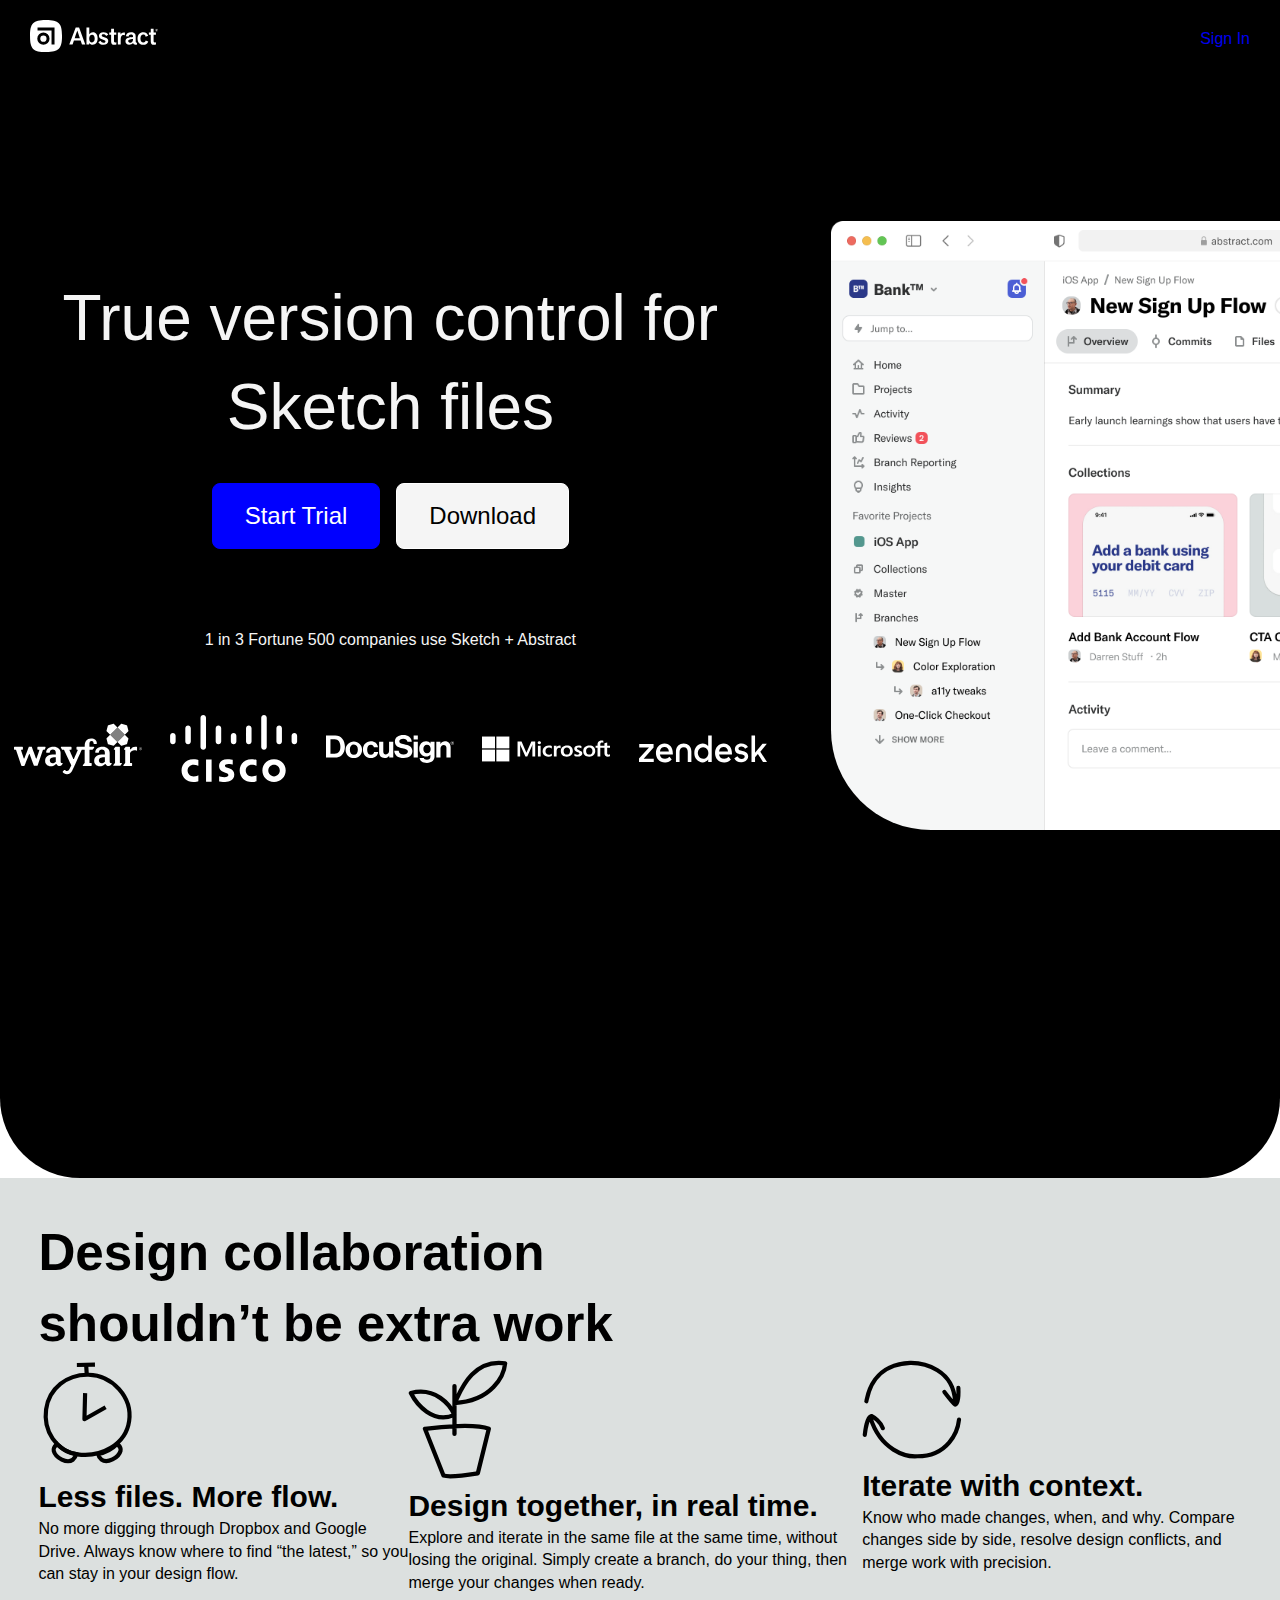
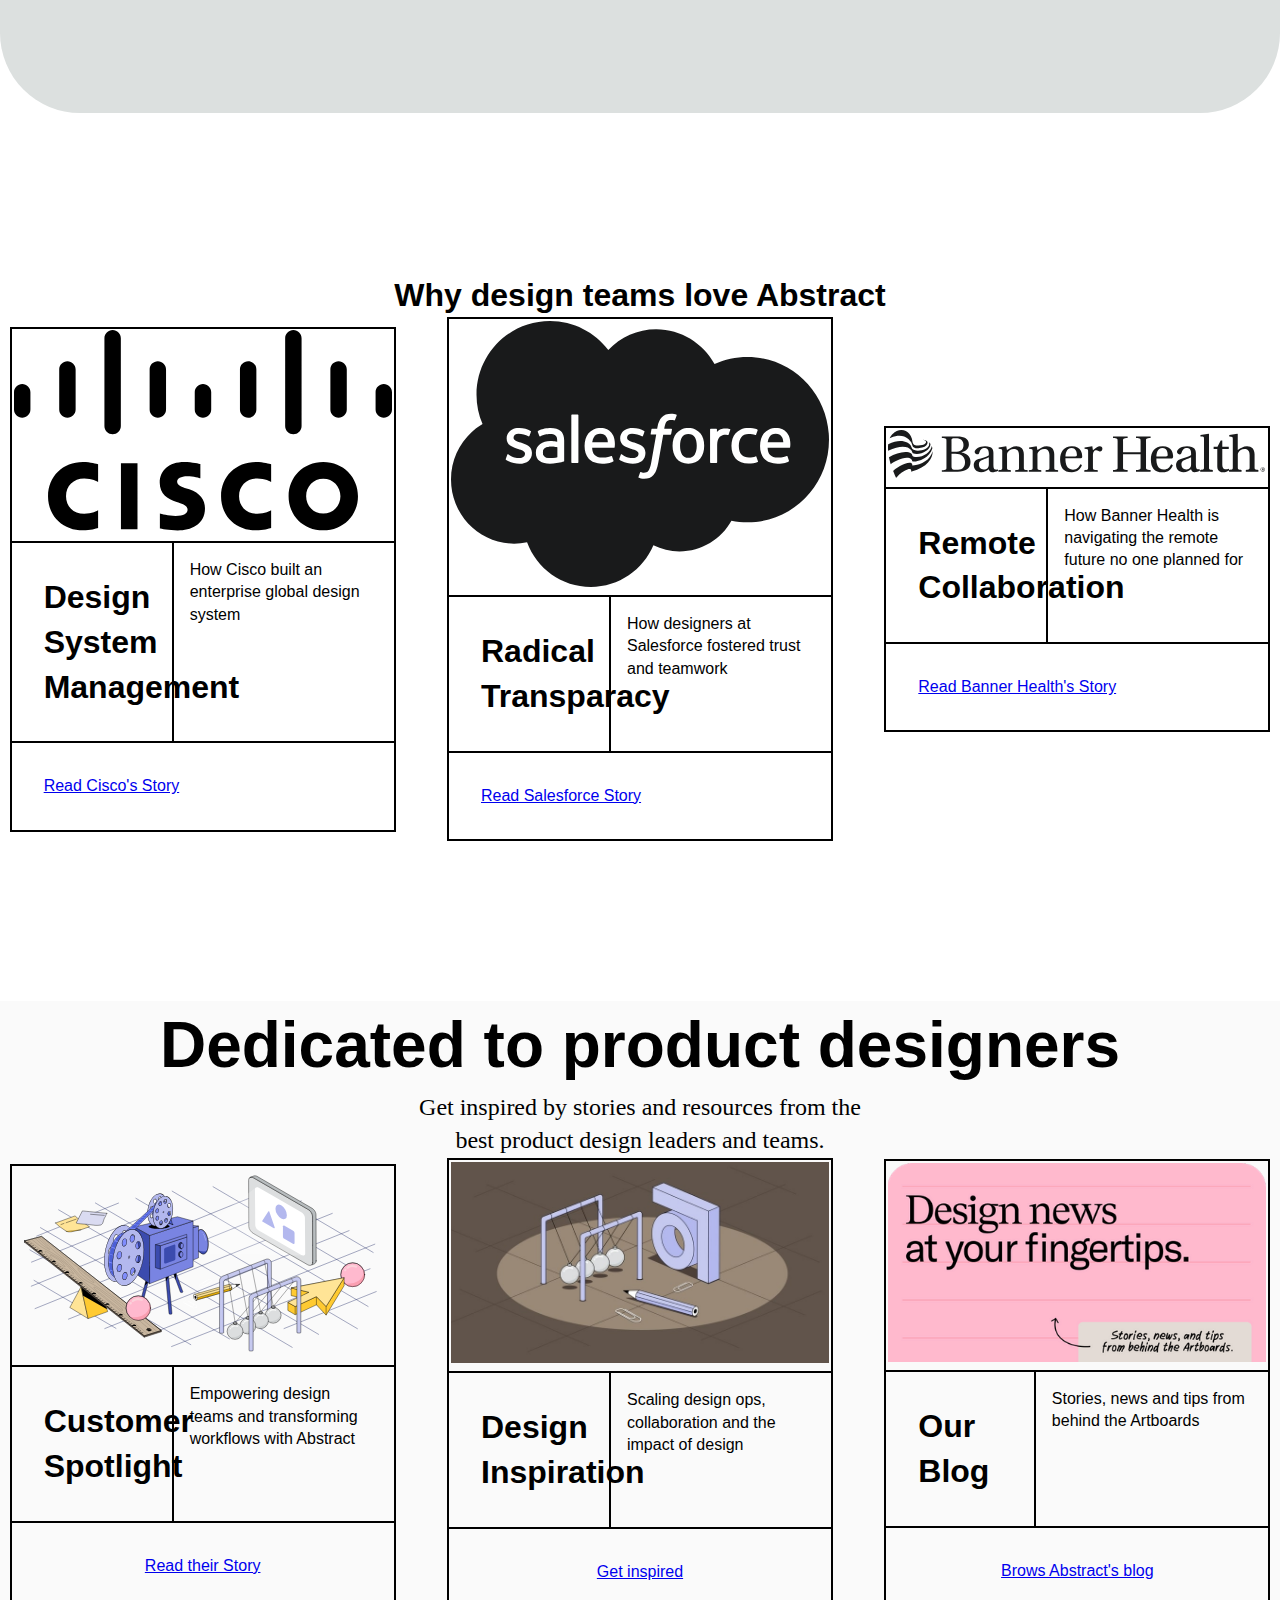
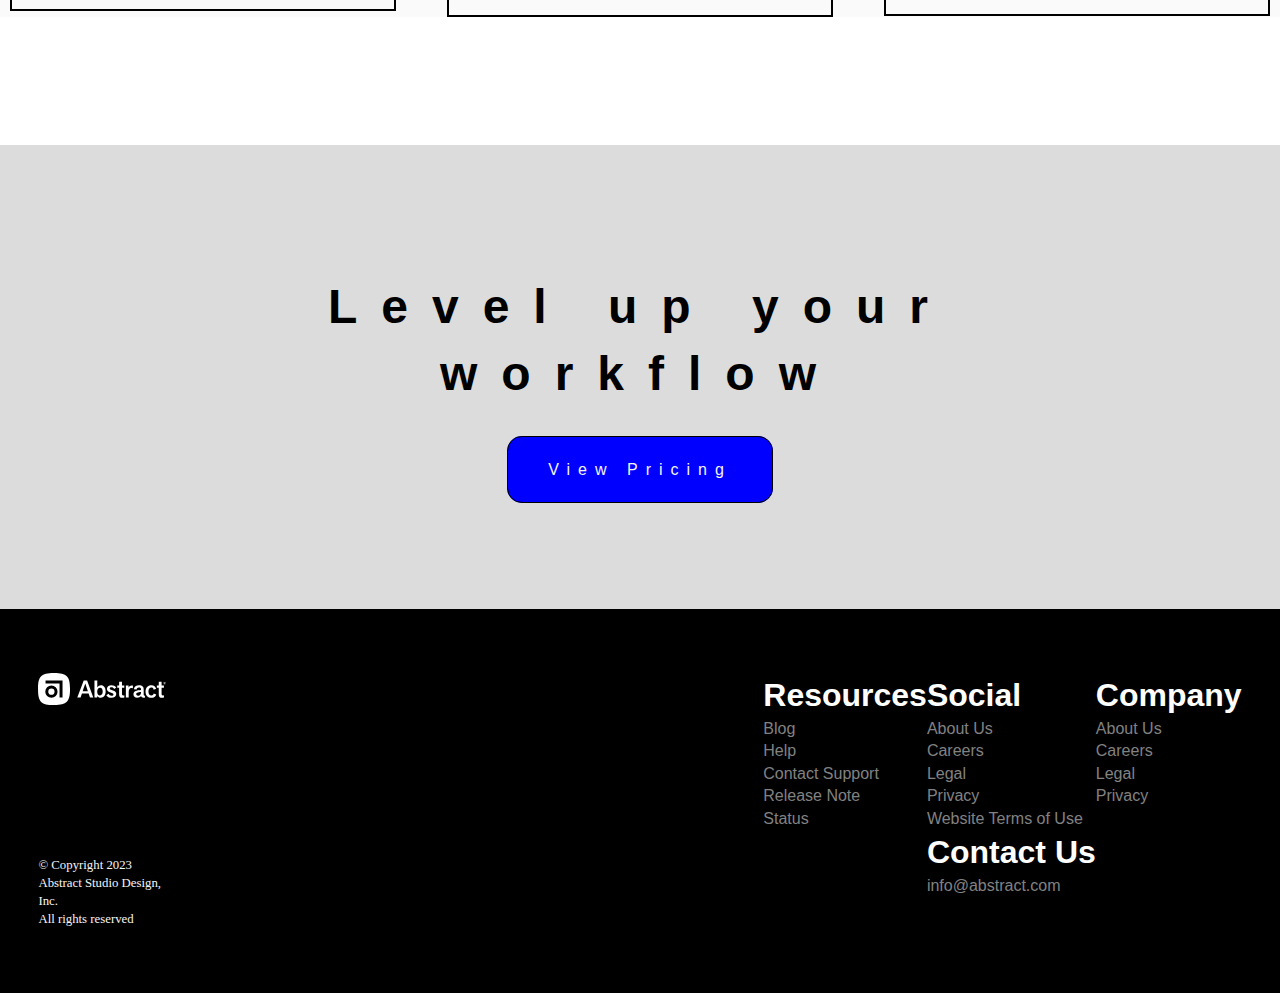
<file: index.html>
<!DOCTYPE html>
<html lang="en">

<head>
    <meta charset="UTF-8">
    <meta name="viewport" content="width=device-width, initial-scale=1.0">
    <link rel="stylesheet" href="./css/style.css">
    <title>Version Control for Sketch | Abstract</title>
    <link rel="shortcut icon" href="./resources/title_favicon.png" type="image/x-icon">
</head>

<body>
    <div class="nav-bar-top">
        <div class="header-logo-container">
            <a href="https://www.abstract.com/">
                <img src="./resources/header logo.svg" alt="">
            </a>
        </div>
        <div class="header-menu-container">
            <a href="./pages/signin.html">Sign In</a>
        </div>
    </div>
    <!-- -------------------------------------------- -->

    <div class="top-hero">
        <div class="top-hero-left">
            <div class="top-hero-title-wrapper">
                <div class="top-hero-heading">
                    <span class="text-gtsuper">True version control</span> for Sketch files
                </div>
                <div class="top-hero-branches-buttons">
                    <a href="https://app.abstract.com/start-branches-trial" class="button">Start Trial</a>
                    <a href="https://app.abstract.com/download" class="button button-reverse">Download</a>
                </div>
                <div class="text-annotation">Free yourself from files and folders</div>
            </div>
            <div class="branches-hero-text">1 in 3 Fortune 500 companies use Sketch + Abstract</div>
            <div class="hero-logo-container">
                <img src="./resources/hero2022_logo-wayfair.svg" alt="">
                <img src="./resources/hero2022_logo-cisco.svg" alt="">
                <img src="./resources/hero2022_logo-docusign.svg" alt="">
                <img src="./resources/hero2022_logo-microsoft.svg" alt="">
                <img src="./resources/hero2022_logo-zendesk.svg" alt="">
            </div>
        </div>
        <div class="top-hero-right">
            <img src="./resources/Branches_Hero2022.png" alt="">
        </div>
    </div>
    <div class="section-radius-top-hero"></div>
    <div class="middle-hero">
        <div class="middle-hero-heading">
            <h1>Design collaboration<br> shouldn’t be extra work</h1>
        </div>
        <div class="middle-hero-cards-container">
            <div class="middle-hero-card">
                <img src="./resources/ico-clock.svg" alt="" class="middle-hero-card-heading-image">
                <div class="middle-hero-card-heading">
                    <h3>Less files. More flow.</h3>
                </div>
                <div class="middle-hero-card-description">
                    <p>
                        No more digging through Dropbox and Google Drive. Always know where to find “the latest,” so you
                        can stay in your design flow.
                    </p>
                </div>
            </div>
            <div class="middle-hero-card">
                <img src="./resources/ico-plant.svg" alt="" class="middle-hero-card-heading-image">
                <div class="middle-hero-card-heading">
                    <h3>Design together, in real time.</h3>
                </div>
                <div class="middle-hero-card-description">
                    <p>
                        Explore and iterate in the same file at the same time, without losing the original. Simply
                        create a branch, do your thing, then merge your changes when ready.
                    </p>
                </div>
            </div>
            <div class="middle-hero-card">
                <img src="./resources/ico-sync.svg" alt="" class="middle-hero-card-heading-image">
                <div class="middle-hero-card-heading">
                    <h3>Iterate with context.</h3>
                </div>
                <div class="middle-hero-card-description">
                    <p>
                        Know who made changes, when, and why. Compare changes side by side, resolve design conflicts,
                        and merge work with precision.
                    </p>
                </div>
            </div>
        </div>
    </div>
    <div class="section-radius-middle-hero"></div>
    <!-- ------------------------- -->

    <section class="design-teams-love">
        <div class="design-team-love-heading">
            <h1>Why design teams love️ Abstract</h1>
        </div>
        <div class="cards-container">
            <div class="card">
                <div class="card-header">
                    <img src="./resources/design team love logo-cisco-black.svg" alt="">
                </div>
                <div class="card-detail">
                    <div class="card-detail-heading">
                        <h1>Design System<br>Management</h1>
                    </div>
                    <div class="card-text">
                        <p>
                            How Cisco built an enterprise global design system
                        </p>
                    </div>
                </div>
                <div class="card-footer">
                    <a href="https://www.abstract.com/blog/cisco-enterprise-design-system">Read Cisco's Story</a>
                </div>
            </div>
            <div class="card">
                <div class="card-header">
                    <img src="./resources/design team love _logo-salesforce-black.svg" alt="">
                </div>
                <div class="card-detail">
                    <div class="card-detail-heading">
                        <h1>Radical Transparacy</h1>
                    </div>
                    <div class="card-text">
                        <p>
                            How designers at Salesforce fostered trust and teamwork
                        </p>
                    </div>
                </div>
                <div class="card-footer">
                    <a href="https://www.abstract.com/blog/salesforce-lightning-design-system">Read Salesforce Story</a>
                </div>
            </div>
            <div class="card">
                <div class="card-header">
                    <img src="./resources/design team love logo-bannerhhealth-black.svg" alt="">
                </div>
                <div class="card-detail">
                    <div class="card-detail-heading">
                        <h1>Remote Collaboration</h1>
                    </div>
                    <div class="card-text">
                        <p>
                            How Banner Health is navigating the remote future no one planned for
                        </p>
                    </div>
                </div>
                <div class="card-footer">
                    <a href="https://www.abstract.com/blog/cisco-enterprise-design-system">Read Banner Health's
                        Story</a>
                </div>
            </div>
        </div>
    </section>
    <!-- ------------------------- -->

    <section class="product-designers-section">
        <div class="designers-header">
            <h1>
                Dedicated to product designers
            </h1>
            <p>
                Get inspired by stories and resources from the<br> best product design leaders and teams.
            </p>
        </div>
        <div class="cards-container">
            <div class="card">
                <div class="card-header">
                    <img src="./resources/customer spotlight header.svg" alt="">
                </div>
                <div class="card-detail">
                    <div class="card-detail-heading">
                        <h1>Customer<br>Spotlight</h1>
                    </div>
                    <div class="card-text">
                        <p>
                            Empowering design teams and transforming workflows with Abstract
                        </p>
                    </div>
                </div>
                <div class="card-footer">
                    <a href="#">Read their Story</a>
                </div>
            </div>
            <div class="card">
                <div class="card-header">
                    <img src="./resources/design insight headerr.jpeg" alt="">
                </div>
                <div class="card-detail">
                    <div class="card-detail-heading">
                        <h1>Design Inspiration</h1>
                    </div>
                    <div class="card-text">
                        <p>
                            Scaling design ops, collaboration and the impact of design
                        </p>
                    </div>
                </div>
                <div class="card-footer">
                    <a href="#">Get inspired</a>
                </div>
            </div>
            <div class="card">
                <div class="card-header">
                    <img src="./resources/our blog header.png" alt="">
                </div>
                <div class="card-detail">
                    <div class="card-detail-heading">
                        <h1>Our Blog</h1>
                    </div>
                    <div class="card-text">
                        <p>
                            Stories, news and tips from behind the Artboards
                        </p>
                    </div>
                </div>
                <div class="card-footer">
                    <a href="#">Brows Abstract's blog</a>
                </div>
            </div>
        </div>
    </section>
    <!-- ------------------------- -->

    <section class="level-up">
        <h1>Level up your workflow</h1>
        <a href="#">View Pricing</a>
    </section>
    <!-- ------------------------- -->

    <section class="footer">
        <div class="footer-left">
            <a href="https://www.abstract.com/">
                <img src="./resources/header logo.svg" alt="">
            </a><br>
            <p>
                © Copyright 2023<br>
                Abstract Studio Design, Inc.<br>
                All rights reserved
            </p>
        </div>
        <div class="footer-right">
            <div class="col">
                <ul>
                    <li>
                        <h1>Resources</h1>
                    </li>
                    <li><a href="/pages/blog.html">Blog</a></li>
                    <li><a href="./pages/help-center.html">Help</a></li>
                    <li><a href="#">Contact Support</a></li>
                    <li><a href="#">Release Note</a></li>
                    <li><a href="#">Status</a></li>
                </ul>
            </div>
            <div class="col">
                <ul>
                    <li>
                        <h1>Social</h1>
                    </li>
                    <li><a href="#">About Us</a></li>
                    <li><a href="#">Careers</a></li>
                    <li>Legal</li>
                    <li><a href="#">Privacy</a></li>
                    <li><a href="#">Website Terms of Use</a></li>
                    <li>
                        <h1>Contact Us</h1>
                    </li>
                    <li><a href="mailto:">info@abstract.com</a></li>
                </ul>
            </div>
            <div class="col">
                <ul>
                    <li>
                        <h1>Company</h1>
                    </li>
                    <li><a href="#">About Us</a></li>
                    <li><a href="#">Careers</a></li>
                    <li><a href="#">Legal</a></li>
                    <li><a href="#">Privacy</a></li>
                </ul>
            </div>
        </div>
    </section>
</body>

</html>
</file>
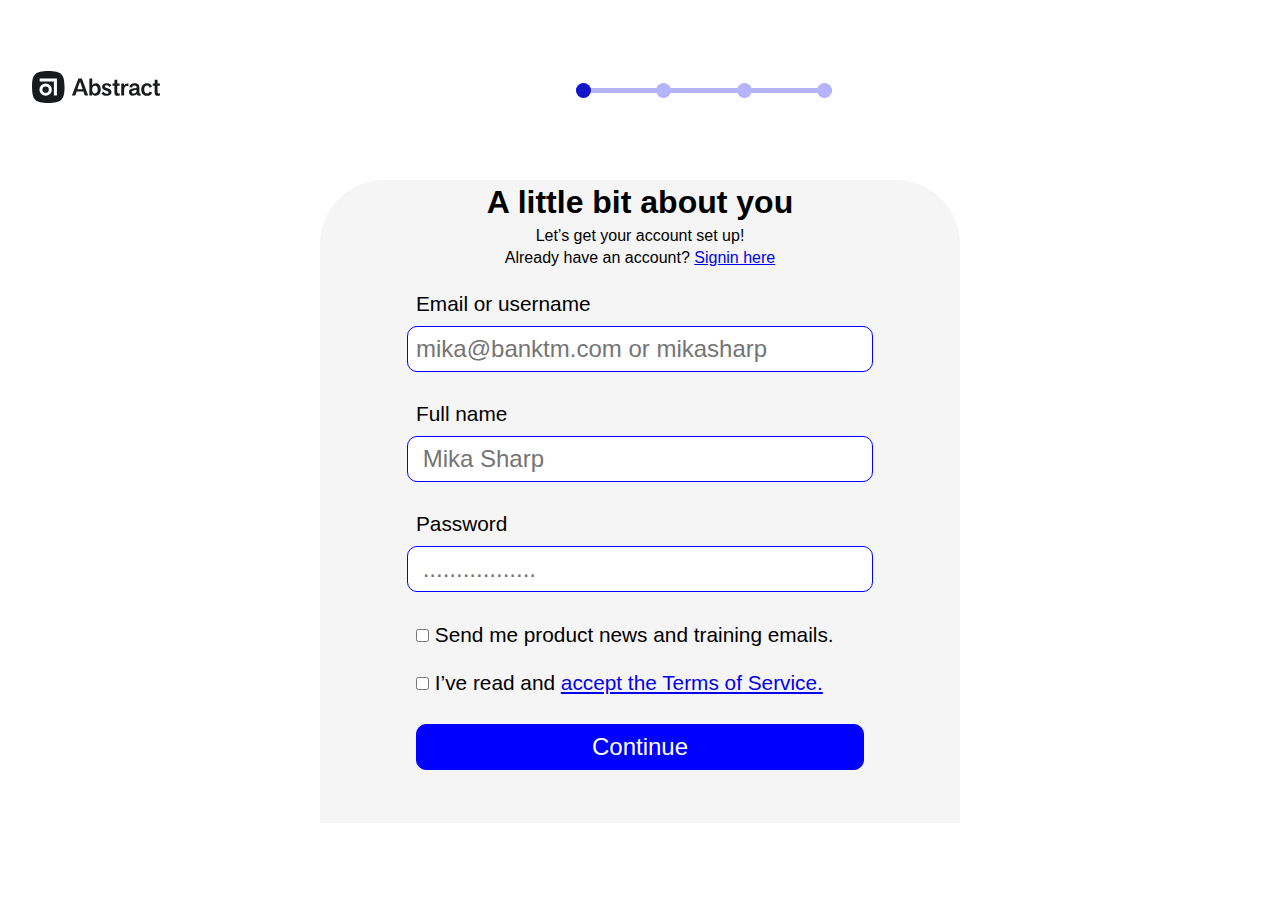
<file: pages/register.html>
<!DOCTYPE html>
<html lang="en">

<head>
    <meta charset="UTF-8">
    <meta name="viewport" content="width=device-width, initial-scale=1.0">
    <link rel="stylesheet" href="/css/style.css">
    <title>Version Control for Sketch | Abstract</title>
    <link rel="shortcut icon" href="/resources/title_favicon.png" type="image/x-icon">
</head>

<body>
    <div class="signin-container">
        <div class="nav-bar-top-signin">
            <div class="header-logo-container">
                <a href="/index.html">
                    <img src="/resources/header logo signin.svg" alt="">
                </a>
            </div>
            <div class="blank-spacer"></div>
            <div class="dotted-line">
                <div class="line">
                    <div class="dot-first"></div>
                    <div class="dot"></div>
                    <div class="dot"></div>
                    <div class="dot"></div>
                </div>
            </div>
            <div class="blank-spacer"></div>
            <div class="blank-spacer"></div>
        </div>
        <!-- -------------------------------------------- -->
        <section class="form-container-signup">
            <h1>A little bit about you</h1>
            <p>Let’s get your account set up!</p>
            <p>Already have an account? <a href="/pages/signin.html">Signin here</a>
            </p>
            <form action="" method="post" class="form-vertical">
                <div class="form-group">
                    <label for="" class="form-label">
                        Email or username
                    </label>
                    <input type="text" class="form-control" placeholder="mika@banktm.com or mikasharp">
                </div>
                <div class="form-group">
                    <label for="" class="form-label">
                        Full name
                    </label>
                    <input type="text" class="form-control" placeholder=" Mika Sharp">
                </div>
                <div class="form-group">
                    <label for="" class="form-label">
                        Password
                    </label>
                    <input type="password" class="form-control" placeholder=" .................">
                </div>
                <div class="form-group">
                    <div class="form-label">
                        <input type="checkbox">
                        Send me product news and training emails.
                    </div>
                </div>
                <div class="form-group">
                    <div class="form-label">
                        <input type="checkbox">
                        I’ve read and <a href="/pages/customer-terms-of-service.html">accept the Terms of Service.</a>
                    </div>
                </div>
                <div class="form-group">
                    <button type="submit" class="btn btn-primary">
                        Continue
                    </button>
                </div>
                <br><br>
            </form>
        </section>

    </div>

</body>

</html>
</file>
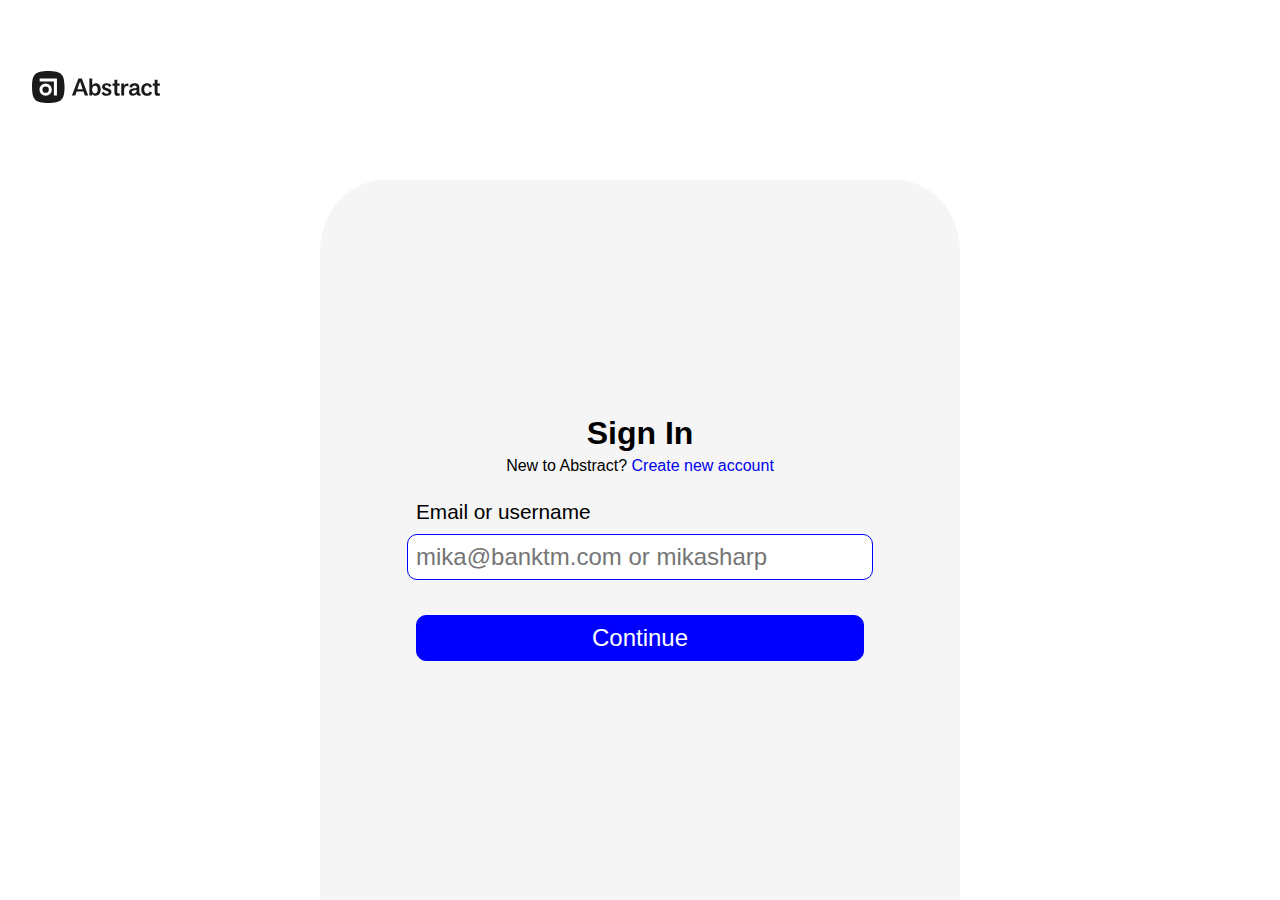
<file: pages/signin.html>
<!DOCTYPE html>
<html lang="en">

<head>
    <meta charset="UTF-8">
    <meta name="viewport" content="width=device-width, initial-scale=1.0">
    <link rel="stylesheet" href="/css/style.css">
    <title>Version Control for Sketch | Abstract</title>
    <link rel="shortcut icon" href="/resources/title_favicon.png" type="image/x-icon">
</head>

<body>
    <div class="signin-container">
        <div class="nav-bar-top-signin">
            <div class="header-logo-container">
                <a href="/index.html">
                    <img src="/resources/header logo signin.svg" alt="">
                </a>
            </div>
        </div>
        <!-- -------------------------------------------- -->
        <section class="form-container">
            <h1>Sign In</h1>
            <p>New to Abstract? <a href="/pages/register.html">Create new account</a>
            </p>
            <form action="" method="post" class="form-vertical">
                <div class="form-group">
                    <label for="" class="form-label">
                        Email or username
                    </label>
                    <input type="text" class="form-control" placeholder="mika@banktm.com or mikasharp">
                </div>
                <div class="form-group">
                    <button type="submit" class="btn btn-primary">
                        Continue
                    </button>
                </div>
            </form>
        </section>

    </div>

</body>

</html>
</file>
<file: css/style.css>
* {
    margin: 0;
    padding: 0;
}

body {
    /* letter-spacing: -.02em; */
    /* font-size: 1.5vw; */
    font-family: 'Franklin Gothic Medium', 'Arial Narrow', Arial, sans-serif;
    line-height: 1.4;
    margin: 0;
    padding: 0;
}

.nav-bar-top {
    display: flex;
    flex-direction: row;
    justify-content: space-between;
    align-items: center;
    background: #000;
    padding: 20px 30px;
}

.header-logo-container {
    width: fit-content;
    display: flex;
    align-items: center;
    justify-content: space-around;
    color: wheat;
}
.header-logo-container img{
    width: 8rem;
    /* display: flex; */
}
.header-logo-container a{
    text-decoration: none;
    color: white;
}

.header-menu-container a {
    text-decoration: none;
    /* color: white; */
}

.top-hero {
    display: flex;
    justify-content: space-between;
    align-items: center;
    color: whitesmoke;
    background: #000;
    height: 100vh;
    padding-bottom: 7.5rem;
}

.top-hero-heading {
    font-size: 5vw;
}

.top-hero-left {
    text-align: center;
}

.top-hero-title-wrapper {
    text-align: center;
    margin-bottom: 4rem;
}

.top-hero-branches-buttons {
    display: flex;
    justify-content: center;
    align-items: center;
    padding-top: 30px;
    margin-bottom: 50px;
}

.top-hero-branches-buttons a {
    text-decoration: none;
}

.text-annotation {
    display: none;
}

.button {
    min-height: 4rem;
    background-color: blue;
    color: white;
    text-align: center;
    cursor: pointer;
    border: 1px solid blue;
    border-radius: .5rem;
    justify-content: center;
    align-items: center;
    margin-bottom: 1rem;
    margin-left: .5rem;
    margin-right: .5rem;
    padding-left: 2rem;
    padding-right: 2rem;
    font-size: 1.5rem;
    line-height: 1em;
    transition: box-shadow .1s;
    display: flex;
    position: relative;
    box-shadow: inset 0 0 0 1px rgba(0, 0, 0, 0), inset 0 0 0 10rem rgba(0, 0, 0, 0);
}

.button-reverse {
    min-height: 4rem;
    background-color: whitesmoke;
    color: black;
    text-align: center;
    cursor: pointer;
    border: 1px solid #fff;
    border-radius: .5rem;
    justify-content: center;
    align-items: center;
    margin-bottom: 1rem;
    margin-left: .5rem;
    margin-right: .5rem;
    padding-left: 2rem;
    padding-right: 2rem;
    font-size: 1.5rem;
    line-height: 1em;
    transition: box-shadow .1s;
    display: flex;
    position: relative;
    box-shadow: inset 0 0 0 1px rgba(0, 0, 0, 0), inset 0 0 0 10rem rgba(0, 0, 0, 0);
}

.button-reverse:hover {
    color: whitesmoke;
    border: 1px solid #fff;
    box-shadow: inset 0 0 0 1px rgba(0, 0, 0, 0), inset 0 0 0 10rem #000;
}

/* .top-hero-right {
    width: 50vw;
    border-bottom: 300px;
} */
.top-hero-right img {
    width: 50vw;
    border-radius: 0 0 100px 100px;
}

.branches-hero-text {
    padding-bottom: 2em;
}

.hero-logo-container {
    display: flex;
    justify-content: space-around;
    margin-top: 2rem;
    flex-direction: row;
    flex-wrap: wrap;
}

.hero-logo-container img {
    width: 10vw;
}

.top-hero-right {
    overflow: hidden;
}

.top-hero-right img {
    position: relative;
    right: -10%;
    /* overflow: hidden; */
}

.section-radius-top-hero {
    background-color: black;
    width: 100%;
    height: 5rem;
    align-self: flex-end;
    border-bottom-left-radius: 5rem;
    border-bottom-right-radius: 5rem;
}

.section-radius-middle-hero {
    background-color: #dce0df;
    width: 100%;
    height: 5rem;
    align-self: flex-end;
    border-bottom-left-radius: 5rem;
    border-bottom-right-radius: 5rem;
}

.middle-hero {
    background-color: #dce0df;
    padding: 3vw;
}

.middle-hero-heading {
    font-size: 2vw;
}

.middle-hero-cards-container {
    display: flex;
    align-items: flex-start;
    justify-content: space-between;
}


.middle-hero-card-heading-image {
    width: 100px;
}

.middle-hero-card-heading {
    font-size: 2vw;
}

.design-teams-love {
    padding-top: 10rem;
    padding-bottom: 10rem;
}

.design-team-love-heading {
    text-align: center;
}

.cards-container {
    display: flex;
    /* flex-direction: row; */
    justify-content: space-around;
    align-items: center;
    /* height: 10rem; */
    gap: 2rem;
}

.card {
    /* height: 100%; */
    width: 30%;
    border: 1px solid black;
}

.card-header {
    /* display: flex; */
    /* justify-content: center; */
    /* align-items: center; */
    /* height: 100; */
    text-align: center;
    border: 1px solid black;
    /* overflow: hidden; */
    padding: .5%;
}

.card-header img {
    width: 100%;
    /* margin: 2rem; */
}

.card-detail {
    display: flex;
    justify-content: space-evenly;
    /* align-items: center; */
    /* height: 100%; */
}

.card-detail-heading {
    /* display: flex;
    justify-content: center;
    align-items: center; */
    text-align: left;
    width: 25%;
    border: 1px solid black;
    padding: 2em;
    /* margin: 0px; */
}

.card-text {
    /* display: flex;
    justify-content: center;
    align-items: center; */
    text-align: left;
    width: 60%;
    border: 1px solid black;
    padding: 1em;
    margin: 0px;
}

.card-footer {
    border: 1px solid black;
    padding: 2em;
}

.product-designers-section {
    background-color: rgb(250, 250, 250);
    text-align: center;
}

.designers-header h1 {
    font-size: 4rem;
}

.designers-header p {
    font-family: Georgia, 'Times New Roman', Times, serif;
    font-size: 1.5rem;
}

.level-up {
    background-color: rgb(220, 220, 220);
    text-align: center;
    padding: 10%;
    margin-top: 10%;
}

.level-up h1 {
    font-family: Impact, Haettenschweiler, 'Arial Narrow Bold', sans-serif;
    letter-spacing: .5em;
    font-size: 3rem;
    margin-bottom: 5%;
}

/* .level-up {
    background-color: blue;
} */
.level-up a {
    text-decoration: none;
    font-family: 'Trebuchet MS', 'Lucida Sans Unicode', 'Lucida Grande', 'Lucida Sans', Arial, sans-serif;
    letter-spacing: .5rem;
    border: 1px solid black;
    padding-left: 2.5rem;
    padding-right: 2.5rem;
    padding-top: 1.5rem;
    padding-bottom: 1.5rem;
    color: whitesmoke;
    background-color: blue;
    border-radius: 15px;
}

.footer {
    background-color: black;
    padding-left: 3%;
    padding-right: 3%;
    padding-top: 5%;
    padding-bottom: 5%;
    display: flex;
    justify-content: space-between;
}

.footer-left {
    height: 100%;
    color: whitesmoke;
    width: 8rem;
    font-size: .8rem;
    font-family: Cambria, Cochin, Georgia, Times, 'Times New Roman', serif;
    display: flex;
    flex-direction: column;
}

.footer-left p {
    margin-top: 100%;
}

.footer-right {
    display: flex;
}

.col {
    color: rgb(130, 130, 130);
}

.col ul {
    list-style: none;
}

.col ul li h1 {
    color: rgb(255, 255, 255);
}

.col ul li a {
    text-decoration: none;
    color: rgb(130, 130, 130);
}

.signin-container {
    display: flex;
    flex-direction: column;
    /* height: 100vh; */
    width: 100vw;
    background: white;
    align-items: center;
}

.nav-bar-top-signin {
    display: flex;
    flex-direction: row;
    width: 95%;
    height: 20vh;
    justify-content: space-between;
    align-items: center;
    /* padding: 20px 30px; */
}

.form-container {
    display: flex;
    flex-direction: column;
    align-items: center;
    justify-content: center;
    height: 80vh;
    width: 50vw;
    background-color: whitesmoke;
    border-top-left-radius: 10%;
    border-top-right-radius: 10%;
}

.form-vertical {
    display: flex;
    flex-direction: column;
    /* align-items: center; */
    justify-content: center;
    width: 100%;
}

.form-group {
    display: flex;
    flex-direction: column;
    align-items: center;
    justify-content: center;
    width: 100%;
    margin-top: 3%;
}

.form-label {
    width: 70%;
    /* height: fit-content; */
    /* text-align: left; */
    font-size: 1.3rem;
    background: transparent;
}

.form-control {
    width: 70%;
    /* height: 1.5rem; */
    text-align: left;
    font-size: 1.5rem;
    margin: .5rem;
    padding: .5rem;
    background: white;
    border: 1px solid rgb(0, 0, 255);
    border-radius: 10px;
}

.form-container-signup {
    display: flex;
    flex-direction: column;
    align-items: center;
    justify-content: center;
    /* height: 80vh; */
    width: 50vw;
    background-color: whitesmoke;
    border-top-left-radius: 10%;
    border-top-right-radius: 10%;
}

.form-container p a {
    text-decoration: none;
}


.btn {
    width: 70%;
    /* height: 20%; */
    text-align: center;
    font-size: 1.5rem;
    margin: .5rem;
    padding: .5rem;
    background: white;
    border: 1px solid blue;
    border-radius: 10px;
}

.btn-primary {
    color: white;
    background: blue;
    border: 1px solid blue;
}
.btn-outline{
    color: black;
    background: white;
    border: 1px solid blue;
}

.btn-primary:hover {
    background: rgb(10, 10, 209);
}

.terms-of-service {
    padding-top: 10%;
    padding-bottom: 10%;
    padding-left: 20%;
    padding-right: 20%;
}

.dotted-line {
    justify-self: flex-start;
}

.line {
    display: flex;
    align-items: center;
    justify-content: space-between;
    width: 20vw;
    height: 5px;
    background: rgb(180, 180, 250);
}

.dot-first {
    width: 15px;
    height: 15px;
    background: rgb(20, 20, 200);
    border-radius: 50%;
}

.dot {
    width: 15px;
    height: 15px;
    background: rgb(180, 180, 250);
    border-radius: 50%;
}

.navbar-blog {
    display: flex;
    align-items: center;
    justify-content: space-between;
    /* padding-left: 50px;
    padding-right: 50px; */
    /* color: whitesmoke; */
    background: goldenrod;
    height: 10vh;
    position: sticky;
}

.brand {
    /* height: 50px; */
    margin-left: 50px;
    text-decoration: none;
}

.navmenu {
    display: flex;
    height: 100%;
    width: 50%;
    align-items: center;
    margin-right: 100px;
    justify-content: space-around;
}

.navitem {
    color: whitesmoke;
    text-decoration: none;
    font-family: 'Franklin Gothic Medium', 'Arial Narrow', Arial, sans-serif;
    font-size: 1.3rem;
    line-height: 4rem;
    /* border-left: 1px solid white;
    border-right: 1px solid white; */
    padding-left: 5px;
    padding-right: 5px;
}

.navitem:hover {
    /* color: rgb(255, 170, 0); */
    background: rgba(39, 34, 25, 0.349);
}

/* .nav-item {
    list-style: none;
    text-decoration: none;
    padding-left: 10%;
} */

/* .nav-link {
    text-decoration: none;
    padding-left: 10%;
} */

.blog {
    padding: 5%;
    margin: 0;
    width: 90%;
}

.blog-header {
    width: 100%;
    /* padding-left: 5vw;
    padding-right: 5vw; */
    /* padding: 5%; */
}

.blog-header img {
    width: 100%;
    /* padding-top: 10%;
    padding-bottom: 10%; */
}

.blog-header h1 {
    font-size: 4.5rem;
}

.blog-header p {
    font-size: 1.5rem;
}

.blog-col-2 {
    display: flex;
    /* flex-direction: row; */
    /* align-items: center; */
    justify-content: space-between;
}

.blog-card-2 {
    width: 48%;
    padding-top: 3%;
    padding-bottom: 3%;
}

.blog-card-2-img {
    width: 100%;
}

.blog-card-2-caption {
    font-size: 1rem;
    margin-bottom: 1.2rem;
}

.blog-card-2-heading {
    font-size: 2.4rem;
}

.blog-card-2-detail {
    font-size: 1.4rem;
}

.blog-col-3 {
    display: flex;
    /* flex-direction: row; */
    /* align-items: center; */
    justify-content: space-between;
}

.blog-card-3 {
    width: 30%;
    padding-top: 3%;
    padding-bottom: 3%;
}

.blog-card-3-img {
    width: 100%;
}

.blog-card-3-caption {
    font-size: 1rem;
    margin-bottom: 1.2rem;
}

.blog-card-3-heading {
    font-size: 1.4rem;
}

.blog-card-3-detail {
    font-size: 1rem;
}

.button-center {
    display: flex;
    align-items: center;
    justify-content: center;
    width: 100%;
    /* background: gray; */
}

.btn-articles {
    width: fit-content;
    color: white;
    background: rgb(2, 2, 182);
    padding: 1.5rem;
    border-radius: 1.5rem;
}

.btn-articles:hover {
    background: rgb(2, 2, 87);
    cursor: pointer;
}


.row {
    width: 100%;
    display: flex;
    justify-content: space-between;
    /* background: goldenrod; */
    height: fit-content;
    /* padding-top: 1%; */
    /* padding-bottom: 1%; */
    /* font-size: 1em; */
}

.col-1 {
    width:calc(6% - 2px);
    /* background: green; */
    /* border: 1px solid black; */
    padding: 1%;
    /* height: fit-content; */
    /* padding-top: 3%; */
    /* padding-bottom: 3%; */
}
.col-2 {
    width:calc(14% - 2px);
    background: green;
    border: 1px solid black;
    padding: 1%;
    /* height: fit-content; */
    /* padding-top: 3%; */
    /* padding-bottom: 3%; */
}
.col-3 {
    width:calc(22% - 2px);
    background: green;
    border: 1px solid black;
    padding: 1%;
    /* height: fit-content; */
    /* padding-top: 3%; */
    /* padding-bottom: 3%; */
}
.col-4 {
    width:calc(30% - 2px);
    /* background: green; */
    /* border: 1px solid black; */
    padding: 1%;
    /* height: fit-content; */
    /* padding-top: 3%; */
    /* padding-bottom: 3%; */
}
.col-5 {
    width:calc(35% - 2px);
    /* background: green; */
    /* border: 1px solid black; */
    padding: 1%;
    /* height: fit-content; */
    /* padding-top: 3%; */
    /* padding-bottom: 3%; */
}
.col-6 {
    width:calc(48% - 2px);
    /* background: green; */
    /* border: 1px solid black; */
    padding: 1%;
    /* height: fit-content; */
    /* padding-top: 3%; */
    /* padding-bottom: 3%; */
}
.col-7 {
    width:calc(63% - 2px);
    background: green;
    border: 1px solid black;
    padding: 1%;
    /* height: fit-content; */
    /* padding-top: 3%; */
    /* padding-bottom: 3%; */
}
.col-8 {
    width:calc(68% - 2px);
    /* background: green; */
    /* border: 1px solid black; */
    padding: 1%;
    /* height: fit-content; */
    /* padding-top: 3%; */
    /* padding-bottom: 3%; */
}
.col-9 {
    width:calc(76% - 2px);
    background: green;
    border: 1px solid black;
    padding: 1%;
    /* height: fit-content; */
    /* padding-top: 3%; */
    /* padding-bottom: 3%; */
}
.col-10 {
    width:calc(84% - 2px);
    /* background: green; */
    /* border: 1px solid black; */
    padding: 1%;
    /* height: fit-content; */
    /* padding-top: 3%; */
    /* padding-bottom: 3%; */
}
.col-11 {
    width:calc(92% - 2px);
    background: green;
    border: 1px solid black;
    padding: 1%;
    /* height: fit-content; */
    /* padding-top: 3%; */
    /* padding-bottom: 3%; */
}
.col-12 {
    width:calc(98% - 2px);
    /* background: green; */
    /* border: 1px solid black; */
    padding: 1%;
    /* height: fit-content; */
    /* padding-top: 3%; */
    /* padding-bottom: 3%; */
}
.help-center-banner{
    background: rgba(218, 218, 226, 0.74);
    text-align: center;
    padding-top: 5rem;
    padding-bottom: 7rem;
}
.help-center-banner h1{
    font-size: 5rem;
}
.help-center-banner input{
    font-size: 1.5rem;
    width: 60%;
    padding: 2rem;
    border: 1px solid black;
    border-radius: 2rem;
}
.help-center-cards-holder{
    /* width: 90vw; */
    /* border: 1px solid black; */
    align-self: center;
}
.hc-card-left a{
    text-decoration: none;
}
</file>
